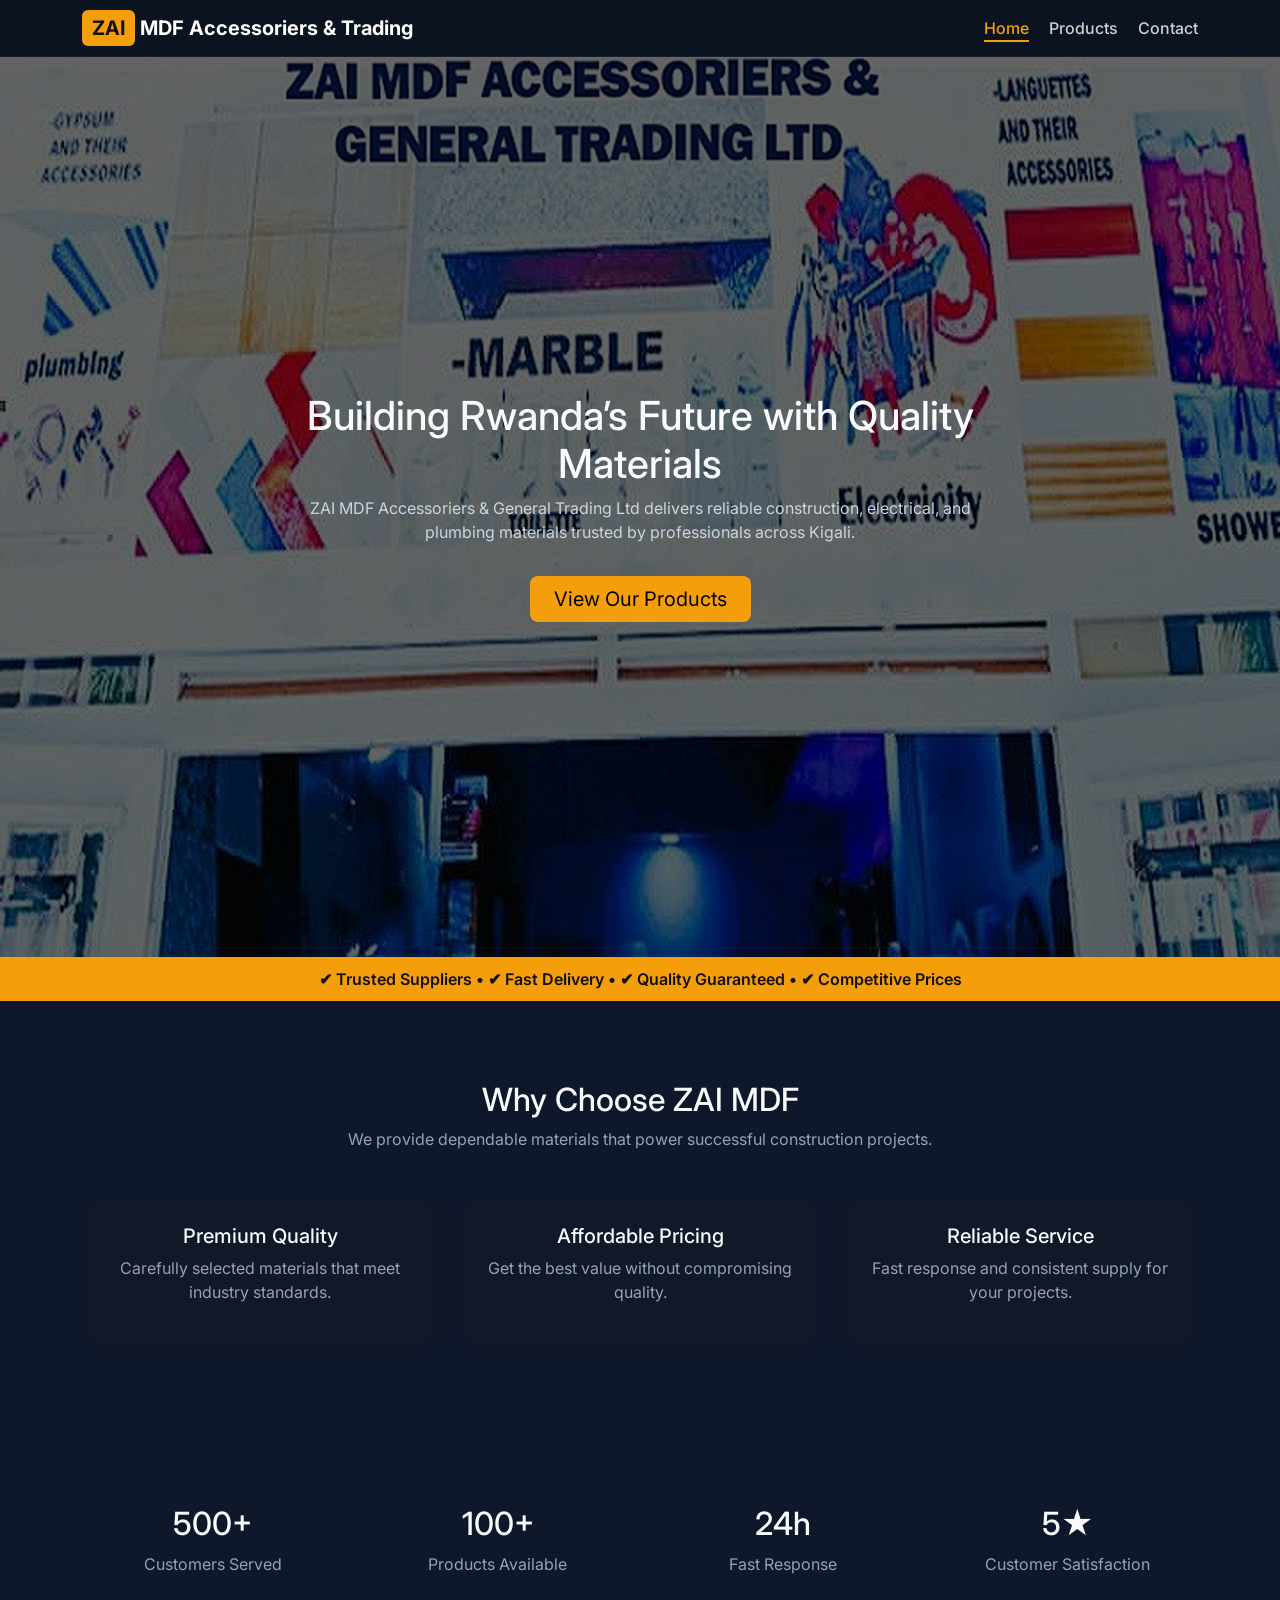
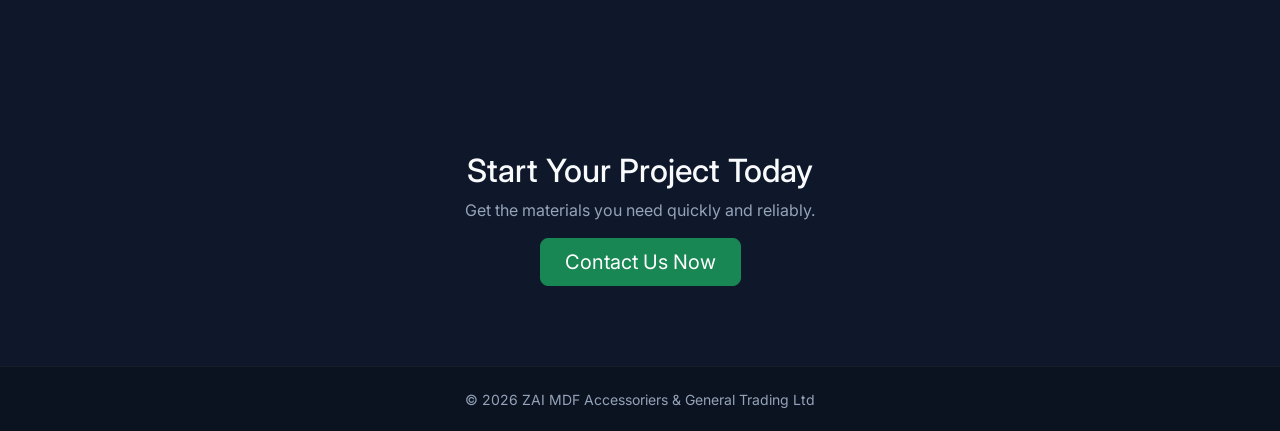
<file: index.html>
<!DOCTYPE html>
<html lang="en">
<head>
<meta charset="UTF-8">
<meta name="viewport" content="width=device-width, initial-scale=1.0">

<title>ZAI MDF Accessoriers & General Trading Ltd</title>

<link href="https://fonts.googleapis.com/css2?family=Inter:wght@400;600;700&display=swap" rel="stylesheet">
<link href="https://cdn.jsdelivr.net/npm/bootstrap@5.3.0/dist/css/bootstrap.min.css" rel="stylesheet">
<link rel="stylesheet" href="style.css">
</head>

<body>

<!-- LOADER -->
<div id="loader">
    <div class="spinner"></div>
</div>

<!-- NAV -->
<nav class="navbar navbar-expand-lg navbar-dark">
<div class="container">

<a class="navbar-brand fw-bold" href="index.html">
<span class="brand-badge">ZAI</span> MDF Accessoriers & Trading
</a>

<div>
<a class="nav-link active d-inline me-3" href="index.html">Home</a>
<a class="nav-link d-inline me-3" href="products.html">Products</a>
<a class="nav-link d-inline" href="contact.html">Contact</a>
</div>

</div>
</nav>

<!-- HERO -->
<section class="hero">
<div class="hero-content">

<h1>Building Rwanda’s Future with Quality Materials</h1>

<p>
ZAI MDF Accessoriers & General Trading Ltd delivers reliable construction, electrical, and plumbing materials trusted by professionals across Kigali.
</p>

<a href="products.html" class="btn btn-warning btn-lg mt-3 px-4">
View Our Products
</a>

</div>
</section>

<!-- TRUST BAR -->
<div class="trust">
✔ Trusted Suppliers • ✔ Fast Delivery • ✔ Quality Guaranteed • ✔ Competitive Prices
</div>

<!-- WHY SECTION -->
<section>
<div class="container text-center">

<h2>Why Choose ZAI MDF</h2>
<p class="text-muted">We provide dependable materials that power successful construction projects.</p>

<div class="row g-4 mt-4">

<div class="col-md-4">
<div class="card p-4">
<h5>Premium Quality</h5>
<p class="text-muted">Carefully selected materials that meet industry standards.</p>
</div>
</div>

<div class="col-md-4">
<div class="card p-4">
<h5>Affordable Pricing</h5>
<p class="text-muted">Get the best value without compromising quality.</p>
</div>
</div>

<div class="col-md-4">
<div class="card p-4">
<h5>Reliable Service</h5>
<p class="text-muted">Fast response and consistent supply for your projects.</p>
</div>
</div>

</div>

</div>
</section>

<!-- STATS (THIS MAKES IT FEEL REAL 🔥) -->
<section class="text-center">
<div class="container">

<div class="row g-4">

<div class="col-md-3">
<h2>500+</h2>
<p class="text-muted">Customers Served</p>
</div>

<div class="col-md-3">
<h2>100+</h2>
<p class="text-muted">Products Available</p>
</div>

<div class="col-md-3">
<h2>24h</h2>
<p class="text-muted">Fast Response</p>
</div>

<div class="col-md-3">
<h2>5★</h2>
<p class="text-muted">Customer Satisfaction</p>
</div>

</div>

</div>
</section>

<!-- CTA -->
<section class="cta text-center">
<div class="container">

<h2>Start Your Project Today</h2>
<p class="text-muted">Get the materials you need quickly and reliably.</p>

<a href="contact.html" class="btn btn-success btn-lg px-4">
Contact Us Now
</a>

</div>
</section>

<!-- FOOTER -->
<footer>
<small>© 2026 ZAI MDF Accessoriers & General Trading Ltd</small>
</footer>

<!-- JS LOADER -->
<script>
window.addEventListener("load", function() {
    document.getElementById("loader").style.display = "none";
    document.body.classList.add("loaded");
});
</script>

</body>
</html>
</file>
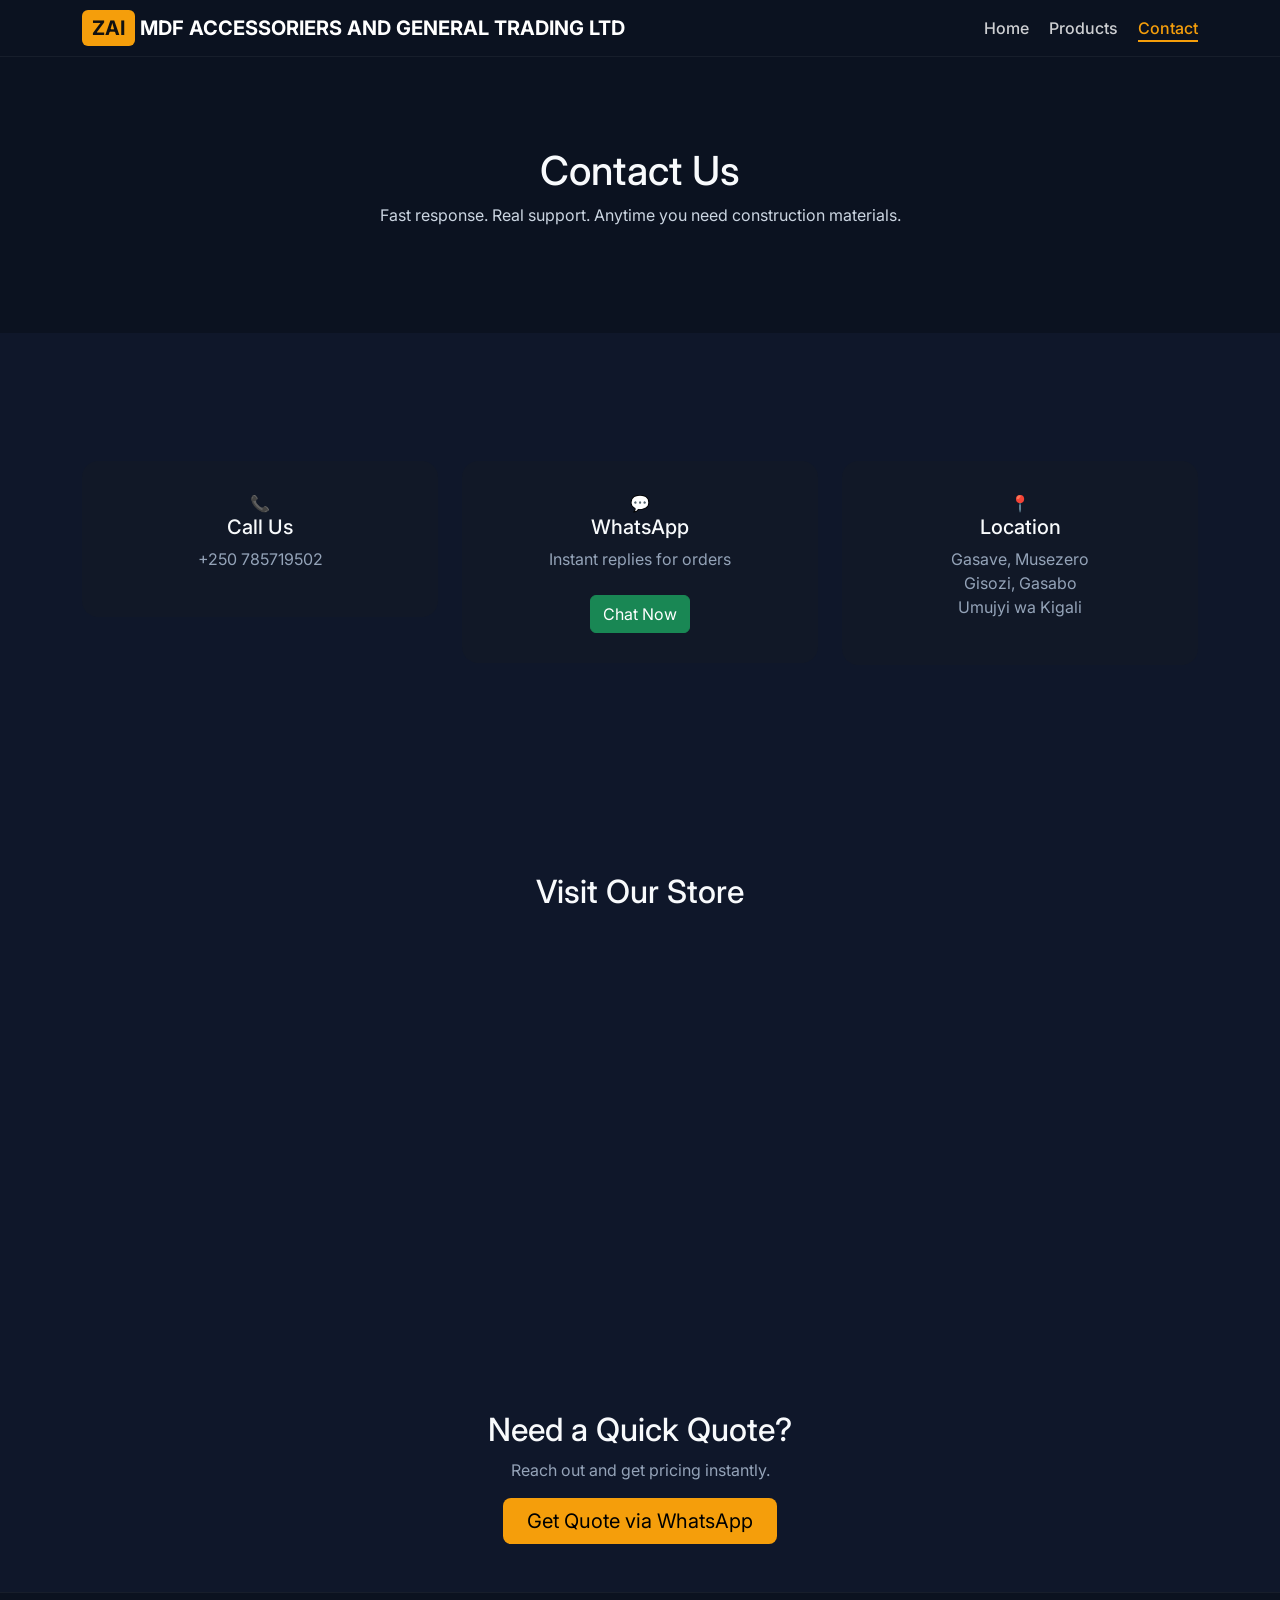
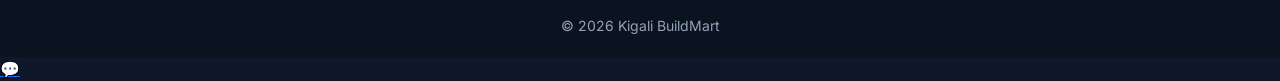
<file: contact.html>
<!DOCTYPE html>
<html lang="en">
<head>
<meta charset="UTF-8">
<meta name="viewport" content="width=device-width, initial-scale=1.0">
<title>Contact - Kigali BuildMart</title>

<link href="https://fonts.googleapis.com/css2?family=Inter:wght@400;600;700&display=swap" rel="stylesheet">
<link href="https://cdn.jsdelivr.net/npm/bootstrap@5.3.0/dist/css/bootstrap.min.css" rel="stylesheet">

<link rel="stylesheet" href="style.css">
</head>

<body>

<!-- NAV -->
<nav class="navbar navbar-expand-lg navbar-dark">
<div class="container">

<a class="navbar-brand fw-bold" href="index.html">
<span class="brand-badge">ZAI</span> MDF ACCESSORIERS AND GENERAL TRADING LTD
</a>

<div>
<a class="nav-link d-inline me-3" href="index.html">Home</a>
<a class="nav-link d-inline me-3" href="products.html">Products</a>
<a class="nav-link active d-inline" href="contact.html">Contact</a>
</div>

</div>
</nav>

<!-- HERO -->
<div class="contact-hero">
<h1>Contact Us</h1>
<p>Fast response. Real support. Anytime you need construction materials.</p>
</div>

<!-- CONTACT CARDS -->
<section>
<div class="container text-center py-5">

<div class="row g-4">

<div class="col-md-4">
<div class="contact-card">
<div class="icon">📞</div>
<h5>Call Us</h5>
<p class="text-muted">+250 785719502</p>
</div>
</div>

<div class="col-md-4">
<div class="contact-card">
<div class="icon">💬</div>
<h5>WhatsApp</h5>
<p class="text-muted">Instant replies for orders</p>

<a href="https://wa.me/2507XXXXXXXX" class="btn btn-success mt-2">
Chat Now
</a>

</div>
</div>

<div class="col-md-4">
<div class="contact-card">
<div class="icon">📍</div>
<h5>Location</h5>
<p class="text-muted">
Gasave, Musezero<br>
Gisozi, Gasabo<br>
Umujyi wa Kigali
</p>
</div>
</div>

</div>

</div>
</section>

<!-- MAP SECTION -->
<section class="text-center">
<div class="container">

<h2 class="mb-3">Visit Our Store</h2>

<div class="map-box">

<iframe
src="https://www.google.com/maps?q=Kigali,+Rwanda&output=embed"
width="100%" height="350"
style="border:0; border-radius:16px;"
loading="lazy">
</iframe>

</div>

</div>
</section>

<!-- CTA -->
<section class="text-center py-5">
<div class="container">
<h2>Need a Quick Quote?</h2>
<p class="text-muted">Reach out and get pricing instantly.</p>

<a href="https://wa.me/2507XXXXXXXX" class="btn btn-warning btn-lg px-4">
Get Quote via WhatsApp
</a>
</div>
</section>

<!-- FOOTER -->
<footer>
<small>© 2026 Kigali BuildMart</small>
</footer>

<!-- FLOATING WHATSAPP -->
<a href="https://wa.me/2507XXXXXXXX" class="floating-whatsapp">
💬
</a>

</body>
</html>
</file>
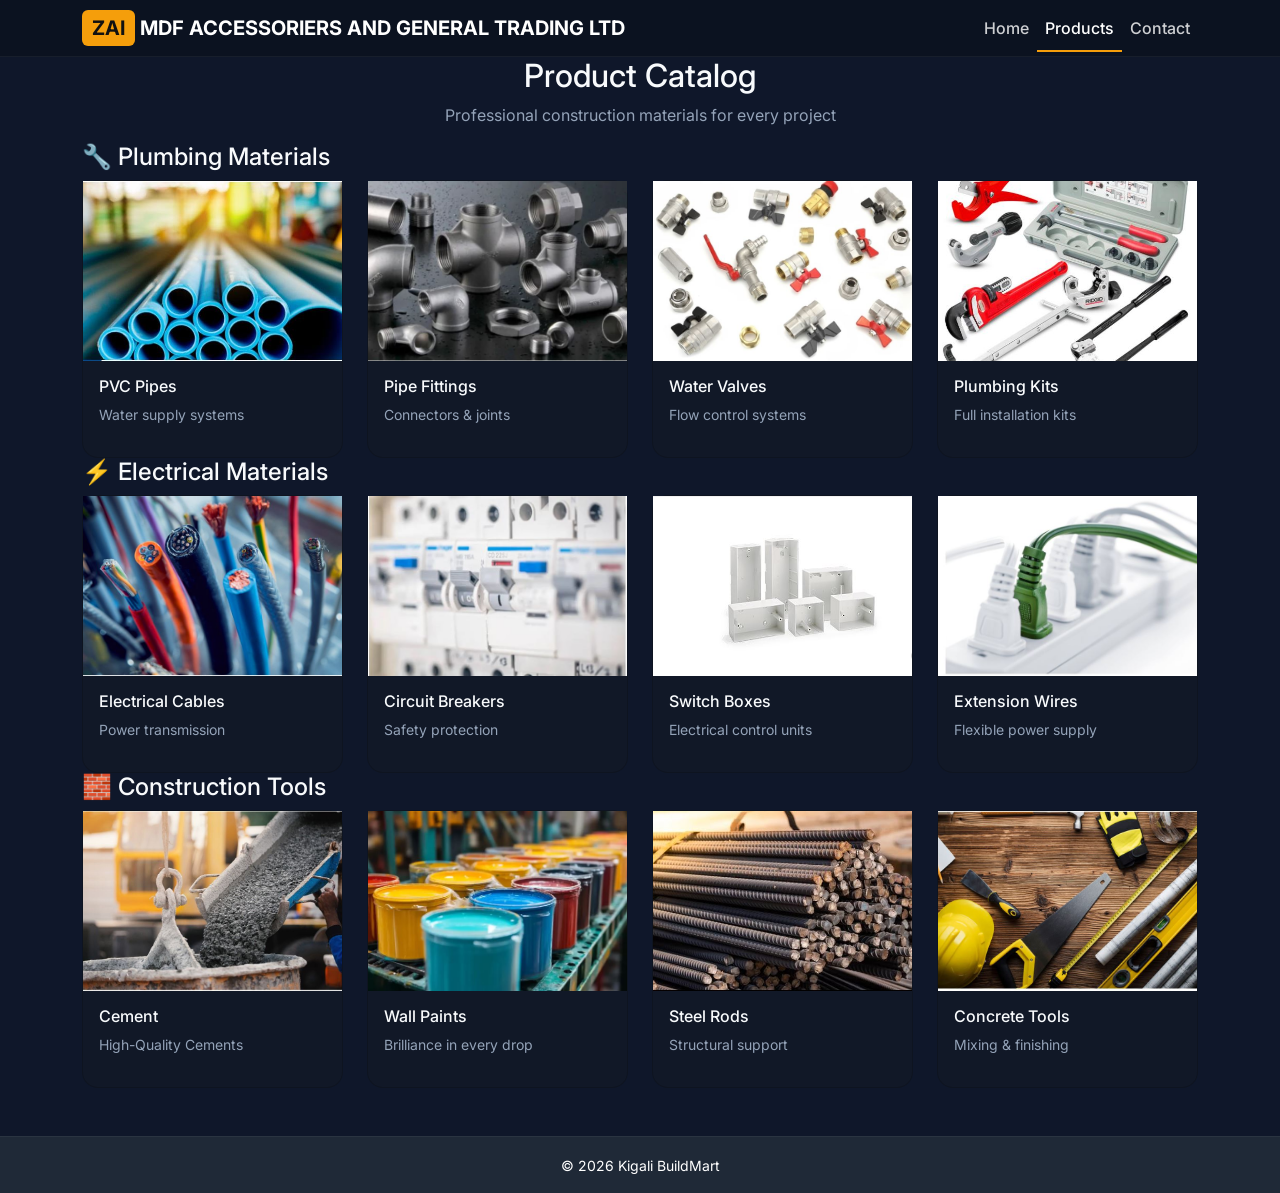
<file: products.html>
<!DOCTYPE html>
<html lang="en">
<head>
<meta charset="UTF-8">
<meta name="viewport" content="width=device-width, initial-scale=1.0">
<title>Products - ZAI MDF ACCESSORIERS AND GENERAL TRADING LTD</title>

<link href="https://fonts.googleapis.com/css2?family=Inter:wght@400;600;700&display=swap" rel="stylesheet">
<link href="https://cdn.jsdelivr.net/npm/bootstrap@5.3.0/dist/css/bootstrap.min.css" rel="stylesheet">

<link rel="stylesheet" href="style.css">
</head>
<script src="https://cdn.jsdelivr.net/npm/bootstrap@5.3.0/dist/js/bootstrap.bundle.min.js"></script>
<body>
    <script>
window.addEventListener("load", function() {
    document.getElementById("loader").style.display = "none";
    document.body.classList.add("loaded");
});
</script>
    <div id="loader">
    <div class="spinner"></div>
</div>

<!-- NAV -->
<nav class="navbar navbar-expand-lg navbar-dark">
<div class="container">

<a class="navbar-brand fw-bold" href="index.html">
<span style="background:#f59e0b;color:#111;padding:6px 10px;border-radius:6px;">ZAI</span>
MDF ACCESSORIERS AND GENERAL TRADING LTD
</a>

<!-- ✅ TOGGLE BUTTON -->
<button class="navbar-toggler" type="button" data-bs-toggle="collapse" data-bs-target="#navMenu">
<span class="navbar-toggler-icon"></span>
</button>

<!-- ✅ COLLAPSIBLE MENU -->
<div class="collapse navbar-collapse" id="navMenu">
<ul class="navbar-nav ms-auto">

<li class="nav-item">
<a class="nav-link" href="index.html">Home</a>
</li>

<li class="nav-item">
<a class="nav-link active" href="products.html">Products</a>
</li>

<li class="nav-item">
<a class="nav-link" href="contact.html">Contact</a>
</li>

</ul>
</div>

</div>
</nav>

<!-- HEADER -->
<div class="header text-center">
<h2>Product Catalog</h2>
<p class="text-muted">Professional construction materials for every project</p>
</div>

<div class="container">

<!-- 🔧 PLUMBING -->
<h4 class="category">🔧 Plumbing Materials</h4>
<div class="row g-4">

<div class="col-md-3">
<div class="card">
<img src="pvs.JPG">
<div class="card-body">
<h6>PVC Pipes</h6>
<p class="text-muted small">Water supply systems</p>

</div>
</div>
</div>

<div class="col-md-3">
<div class="card">
<img src="fittings.JPG">
<div class="card-body">
<h6>Pipe Fittings</h6>
<p class="text-muted small">Connectors & joints</p>

</div>
</div>
</div>

<div class="col-md-3">
<div class="card">
<img src="valves.JPG">
<div class="card-body">
<h6>Water Valves</h6>
<p class="text-muted small">Flow control systems</p>

</div>
</div>
</div>

<div class="col-md-3">
<div class="card">
<img src="kits.JPG">
<div class="card-body">
<h6>Plumbing Kits</h6>
<p class="text-muted small">Full installation kits</p>

</div>
</div>
</div>

</div>

<!-- ⚡ ELECTRICAL -->
<h4 class="category">⚡ Electrical Materials</h4>
<div class="row g-4">

<div class="col-md-3">
<div class="card">
<img src="cables.JPG">
<div class="card-body">
<h6>Electrical Cables</h6>
<p class="text-muted small">Power transmission</p>

</div>
</div>
</div>

<div class="col-md-3">
<div class="card">
<img src="circuit.JPG">
<div class="card-body">
<h6>Circuit Breakers</h6>
<p class="text-muted small">Safety protection</p>

</div>
</div>
</div>

<div class="col-md-3">
<div class="card">
<img src="boxes.JPG">
<div class="card-body">
<h6>Switch Boxes</h6>
<p class="text-muted small">Electrical control units</p>

</div>
</div>
</div>

<div class="col-md-3">
<div class="card">
<img src="ext.JPG">
<div class="card-body">
<h6>Extension Wires</h6>
<p class="text-muted small">Flexible power supply</p>

</div>
</div>
</div>

</div>

<!-- 🧱 CONSTRUCTION -->
<h4 class="category">🧱 Construction Tools</h4>
<div class="row g-4">

<div class="col-md-3">
<div class="card">
<img src="cements.JPG">
<div class="card-body">
<h6>Cement</h6>
<p class="text-muted small">High-Quality Cements</p>

</div>
</div>
</div>

<div class="col-md-3">
<div class="card">
<img src="paints.JPG">
<div class="card-body">
<h6>Wall Paints</h6>
<p class="text-muted small">Brilliance in every drop</p>

</div>
</div>
</div>

<div class="col-md-3">
<div class="card">
<img src="rods.JPG">
<div class="card-body">
<h6>Steel Rods</h6>
<p class="text-muted small">Structural support</p>

</div>
</div>
</div>

<div class="col-md-3">
<div class="card">
<img src="btools.JPG">
<div class="card-body">
<h6>Concrete Tools</h6>
<p class="text-muted small">Mixing & finishing</p>

</div>
</div>
</div>

</div>

</div>

<!-- FOOTER -->
<footer class="text-center mt-5 p-3" style="background:#1f2937;color:white;">
<small>© 2026 Kigali BuildMart</small>
</footer>

</body>
</html>
</file>
<file: style.css>
/*GLOBAL*/
body {
    font-family: 'Inter', sans-serif;
    background: #0f172a;
    color: #e5e7eb;
    margin: 0;
}

/*NAV*/
.navbar {
    background: #0b1220;
    border-bottom: 1px solid rgba(255,255,255,0.05);
}

.brand-badge {
    background: #f59e0b;
    color: #111;
    padding: 6px 10px;
    border-radius: 6px;
    font-weight: 700;
}

/* NAV LINKS */
.nav-link {
    color: rgba(255,255,255,0.8);
    font-weight: 500;
    position: relative;
    transition: 0.3s;
}

.nav-link:hover,
.nav-link.active {
    color: #f59e0b;
}

.nav-link::after {
    content: "";
    position: absolute;
    width: 0%;
    height: 2px;
    background: #f59e0b;
    left: 0;
    bottom: -4px;
    transition: 0.3s;
}

.nav-link:hover::after,
.nav-link.active::after {
    width: 100%;
}

/*HERO*/
.hero {
    position: relative;
    height: 100vh;
    display: flex;
    align-items: center;
    justify-content: center;
    text-align: center;
    color: white;
    overflow: hidden;
}

.hero::before {
    content: "";
    position: absolute;
    width: 100%;
    height: 100%;
    background: url('za.jpg') center/cover no-repeat;
    animation: zoomBg 20s ease-in-out infinite alternate;
}

.hero::after {
    content: "";
    position: absolute;
    width: 100%;
    height: 100%;
    background: rgba(0,0,0,0.6);
}

.hero-content {
    position: relative;
    z-index: 1;
    max-width: 700px;
}

@keyframes zoomBg {
    from { transform: scale(1); }
    to { transform: scale(1.1); }
}

/*TRUST*/
.trust {
    background: #f59e0b;
    text-align: center;
    padding: 10px;
    font-weight: 600;
    color: #111;
}

/*SECTIONS*/
section {
    padding: 80px 0;
}

/*CARDS (UNIFIED)*/
.card {
    background: #111827;
    border-radius: 16px;
    transition: 0.3s;
}

.card:hover {
    transform: translateY(-10px) scale(1.02);
}

.card img {
    height: 180px;
    width: 100%;
    object-fit: cover;
}

.card h5, .card h6 {
    color: #f8fafc;
}

.card p {
    color: #94a3b8;
}

/*STAGGER*/
.col-md-3:nth-child(1) .card { animation-delay: 0.1s; }
.col-md-3:nth-child(2) .card { animation-delay: 0.2s; }
.col-md-3:nth-child(3) .card { animation-delay: 0.3s; }
.col-md-3:nth-child(4) .card { animation-delay: 0.4s; }

/*CONTACT CARDS*/
.contact-card {
    background: #111827;
    border-radius: 16px;
    padding: 30px;
    transition: 0.3s;
}

.contact-card:hover {
    transform: translateY(-8px) scale(1.02);
}

/*HERO CONTACT*/
.contact-hero {
    background: #0b1220;
    padding: 90px 20px;
    text-align: center;
    animation: fadeDown 0.6s ease;
}

@keyframes fadeDown {
    from { opacity:0; transform: translateY(-20px); }
    to { opacity:1; transform: translateY(0); }
}

/*TEXT FIX*/
h1, h2, h3, h4, h5, h6 {
    color: #f8fafc;
}

p {
    color: #cbd5e1;
}

.text-muted {
    color: #94a3b8 !important;
}

/*BUTTON*/
.btn-warning {
    background: #f59e0b;
    border: none;
}

.btn-warning:hover {
    transform: scale(1.05);
}

/*LOADER */
#loader {
    position: fixed;
    width: 100%;
    height: 100%;
    background: #0b1220;
    display: flex;
    justify-content: center;
    align-items: center;
    z-index: 9999;
}

.spinner {
    width: 55px;
    height: 55px;
    border: 4px solid #f59e0b;
    border-top: 4px solid transparent;
    border-radius: 50%;
    animation: spin 1s linear infinite;
}

@keyframes spin {
    100% { transform: rotate(360deg); }
}

/*PAGE ANIMATION*/
body.loaded {
    animation: fadeIn 0.6s ease;
}

@keyframes fadeIn {
    from { opacity:0; transform: translateY(10px); }
    to { opacity:1; transform: translateY(0); }
}

/*FOOTER*/
footer {
    background: #0b1220;
    color: #94a3b8;
    text-align: center;
    padding: 20px;
    border-top: 1px solid rgba(255,255,255,0.05);
}
</file>
